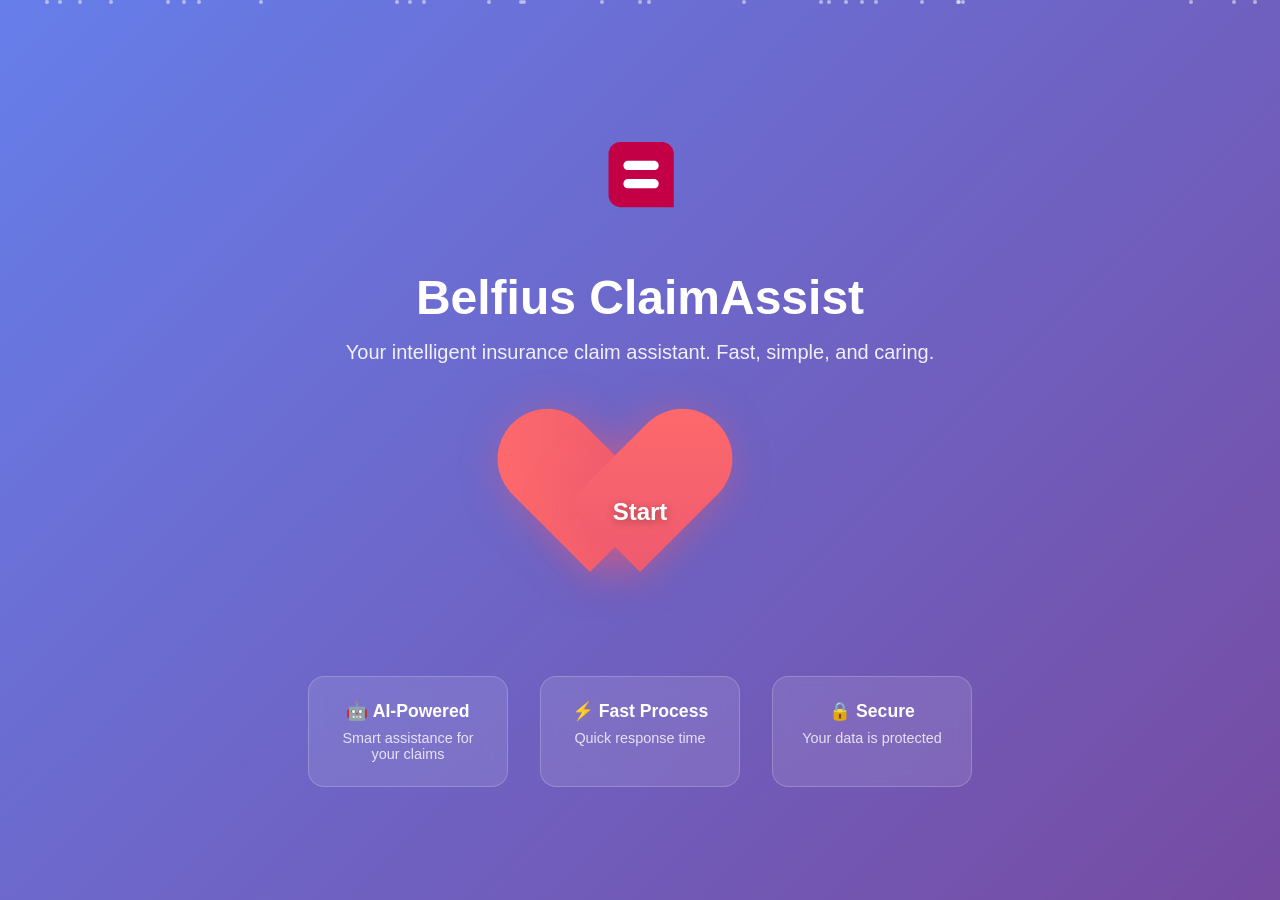
<file: public/index.html>
<!DOCTYPE html>
<html lang="en">
<head>
    <meta charset="UTF-8">
    <meta name="viewport" content="width=device-width, initial-scale=1.0">
    <title>Belfius ClaimAssist - Home</title>
    <link rel="icon" href="/public/favicon.png">
    <style>
        * {
            margin: 0;
            padding: 0;
            box-sizing: border-box;
        }

        body {
            font-family: -apple-system, BlinkMacSystemFont, 'Segoe UI', Roboto, Oxygen, Ubuntu, Cantarell, sans-serif;
            background: linear-gradient(135deg, #667eea 0%, #764ba2 100%);
            min-height: 100vh;
            display: flex;
            align-items: center;
            justify-content: center;
            overflow: hidden;
        }

        .container {
            text-align: center;
            padding: 2rem;
            max-width: 800px;
        }

        .logo {
            width: 120px;
            height: 120px;
            margin: 0 auto 2rem;
            animation: fadeInDown 1s ease-out;
        }

        h1 {
            color: white;
            font-size: 3rem;
            margin-bottom: 1rem;
            animation: fadeInUp 1s ease-out;
            font-weight: 700;
        }

        p {
            color: rgba(255, 255, 255, 0.9);
            font-size: 1.25rem;
            margin-bottom: 3rem;
            animation: fadeInUp 1s ease-out 0.2s both;
        }

        .heart-button {
            position: relative;
            width: 200px;
            height: 200px;
            margin: 0 auto;
            cursor: pointer;
            animation: fadeInUp 1s ease-out 0.4s both, pulse 2s ease-in-out infinite 1.4s;
            transition: transform 0.3s ease;
        }

        .heart-button:hover {
            transform: scale(1.1);
            animation: pulse 0.6s ease-in-out infinite;
        }

        .heart-button::before,
        .heart-button::after {
            content: "";
            position: absolute;
            top: 0;
            width: 100px;
            height: 160px;
            background: linear-gradient(135deg, #ff6b6b 0%, #ee5a6f 100%);
            border-radius: 100px 100px 0 0;
            box-shadow: 0 10px 40px rgba(238, 90, 111, 0.5);
        }

        .heart-button::before {
            left: 50px;
            transform: rotate(-45deg);
            transform-origin: 0 100%;
        }

        .heart-button::after {
            left: 0;
            transform: rotate(45deg);
            transform-origin: 100% 100%;
        }

        .heart-button-text {
            position: absolute;
            top: 50%;
            left: 50%;
            transform: translate(-50%, -50%);
            color: white;
            font-size: 1.5rem;
            font-weight: 700;
            z-index: 1;
            text-shadow: 0 2px 8px rgba(0, 0, 0, 0.3);
            pointer-events: none;
        }

        .features {
            margin-top: 4rem;
            display: flex;
            gap: 2rem;
            justify-content: center;
            flex-wrap: wrap;
            animation: fadeInUp 1s ease-out 0.6s both;
        }

        .feature {
            background: rgba(255, 255, 255, 0.1);
            backdrop-filter: blur(10px);
            border-radius: 16px;
            padding: 1.5rem;
            width: 200px;
            border: 1px solid rgba(255, 255, 255, 0.2);
        }

        .feature h3 {
            color: white;
            font-size: 1.1rem;
            margin-bottom: 0.5rem;
        }

        .feature p {
            color: rgba(255, 255, 255, 0.8);
            font-size: 0.9rem;
            margin-bottom: 0;
        }

        @keyframes fadeInDown {
            from {
                opacity: 0;
                transform: translateY(-30px);
            }
            to {
                opacity: 1;
                transform: translateY(0);
            }
        }

        @keyframes fadeInUp {
            from {
                opacity: 0;
                transform: translateY(30px);
            }
            to {
                opacity: 1;
                transform: translateY(0);
            }
        }

        @keyframes pulse {
            0%, 100% {
                transform: scale(1);
            }
            50% {
                transform: scale(1.05);
            }
        }

        .particles {
            position: fixed;
            top: 0;
            left: 0;
            width: 100%;
            height: 100%;
            pointer-events: none;
            z-index: -1;
        }

        .particle {
            position: absolute;
            width: 4px;
            height: 4px;
            background: rgba(255, 255, 255, 0.5);
            border-radius: 50%;
            animation: float linear infinite;
        }

        @keyframes float {
            from {
                transform: translateY(100vh) scale(0);
                opacity: 0;
            }
            10% {
                opacity: 1;
            }
            90% {
                opacity: 1;
            }
            to {
                transform: translateY(-100px) scale(1);
                opacity: 0;
            }
        }
    </style>
</head>
<body>
    <div class="particles" id="particles"></div>

    <div class="container">
        <img src="/public/logo.svg" alt="Belfius Logo" class="logo">

        <h1>Belfius ClaimAssist</h1>
        <p>Your intelligent insurance claim assistant. Fast, simple, and caring.</p>

        <div class="heart-button" onclick="startChat()">
            <span class="heart-button-text">Start</span>
        </div>

        <div class="features">
            <div class="feature">
                <h3>🤖 AI-Powered</h3>
                <p>Smart assistance for your claims</p>
            </div>
            <div class="feature">
                <h3>⚡ Fast Process</h3>
                <p>Quick response time</p>
            </div>
            <div class="feature">
                <h3>🔒 Secure</h3>
                <p>Your data is protected</p>
            </div>
        </div>
    </div>

    <script>
        // Create floating particles
        function createParticles() {
            const particlesContainer = document.getElementById('particles');
            for (let i = 0; i < 30; i++) {
                const particle = document.createElement('div');
                particle.className = 'particle';
                particle.style.left = Math.random() * 100 + '%';
                particle.style.animationDuration = (Math.random() * 10 + 10) + 's';
                particle.style.animationDelay = Math.random() * 5 + 's';
                particlesContainer.appendChild(particle);
            }
        }

        function startChat() {
            window.location.href = '/';
        }

        createParticles();
    </script>
</body>
</html>
</file>
